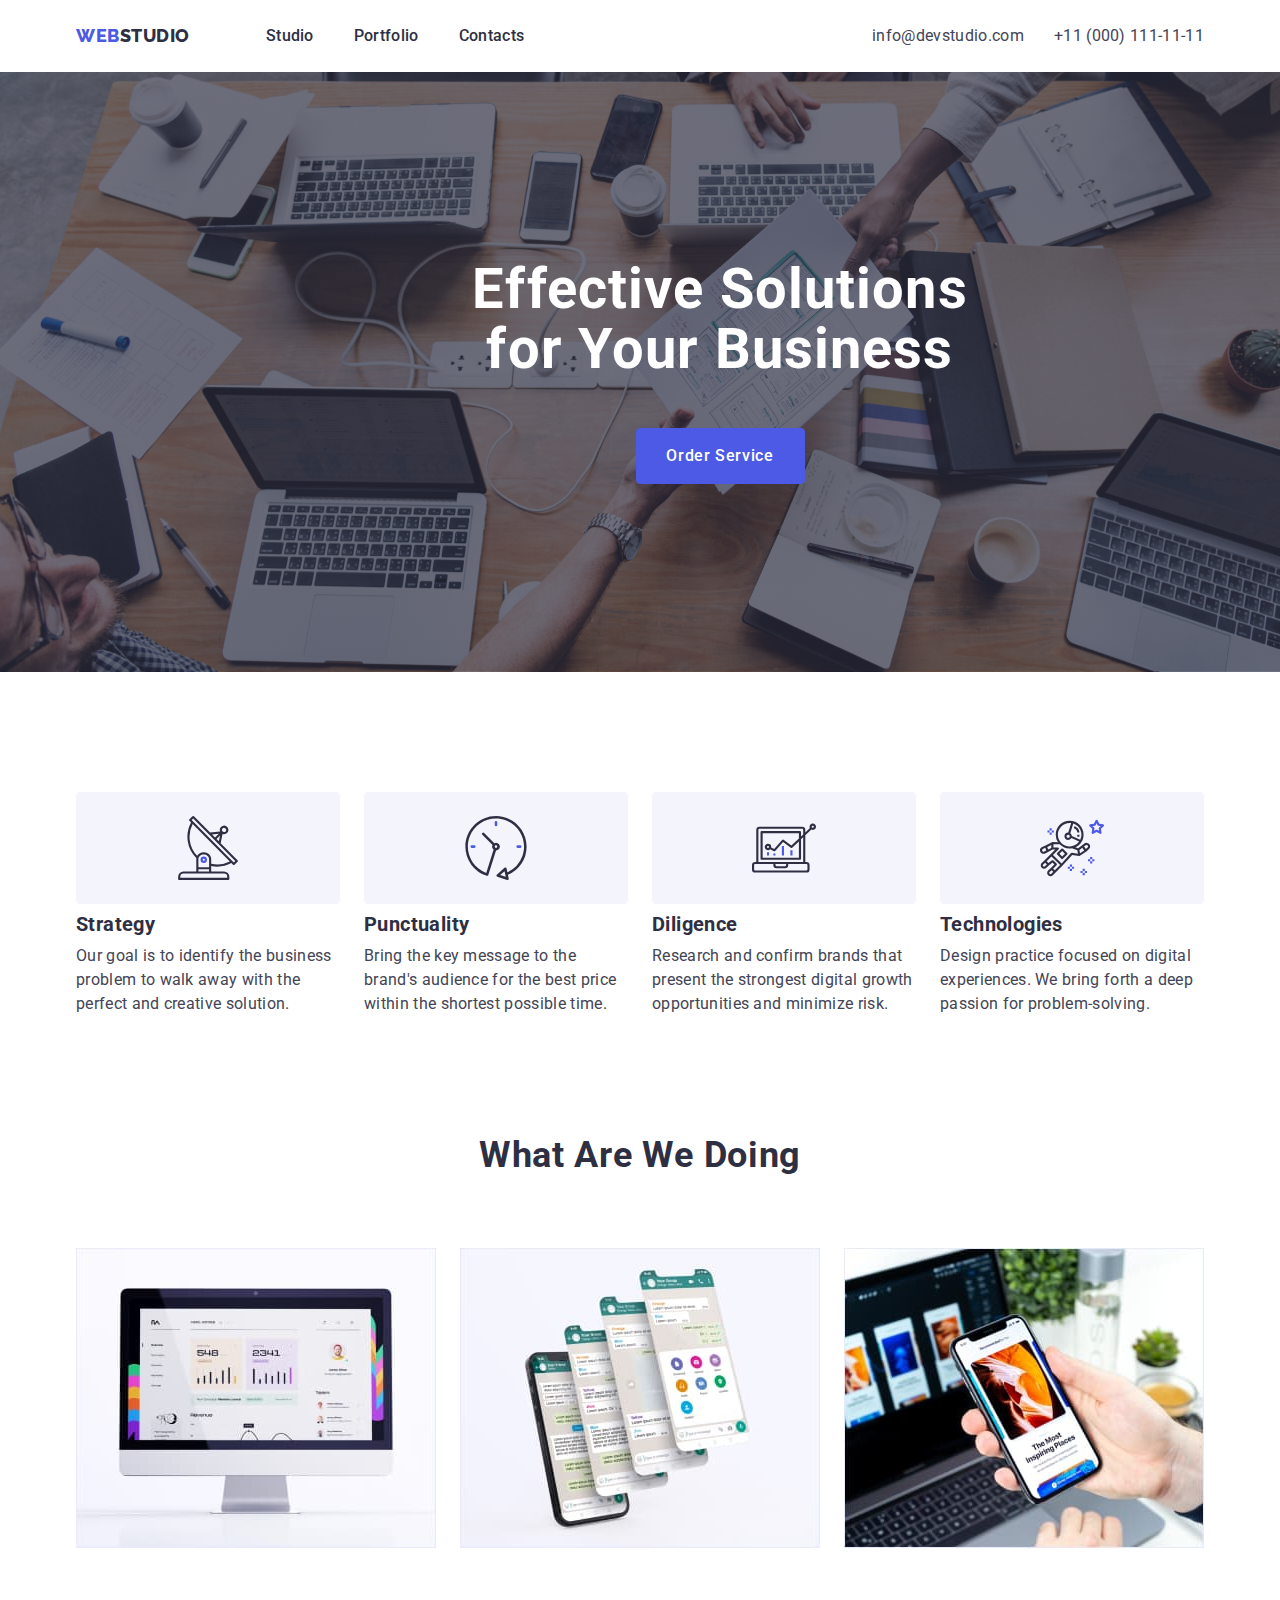
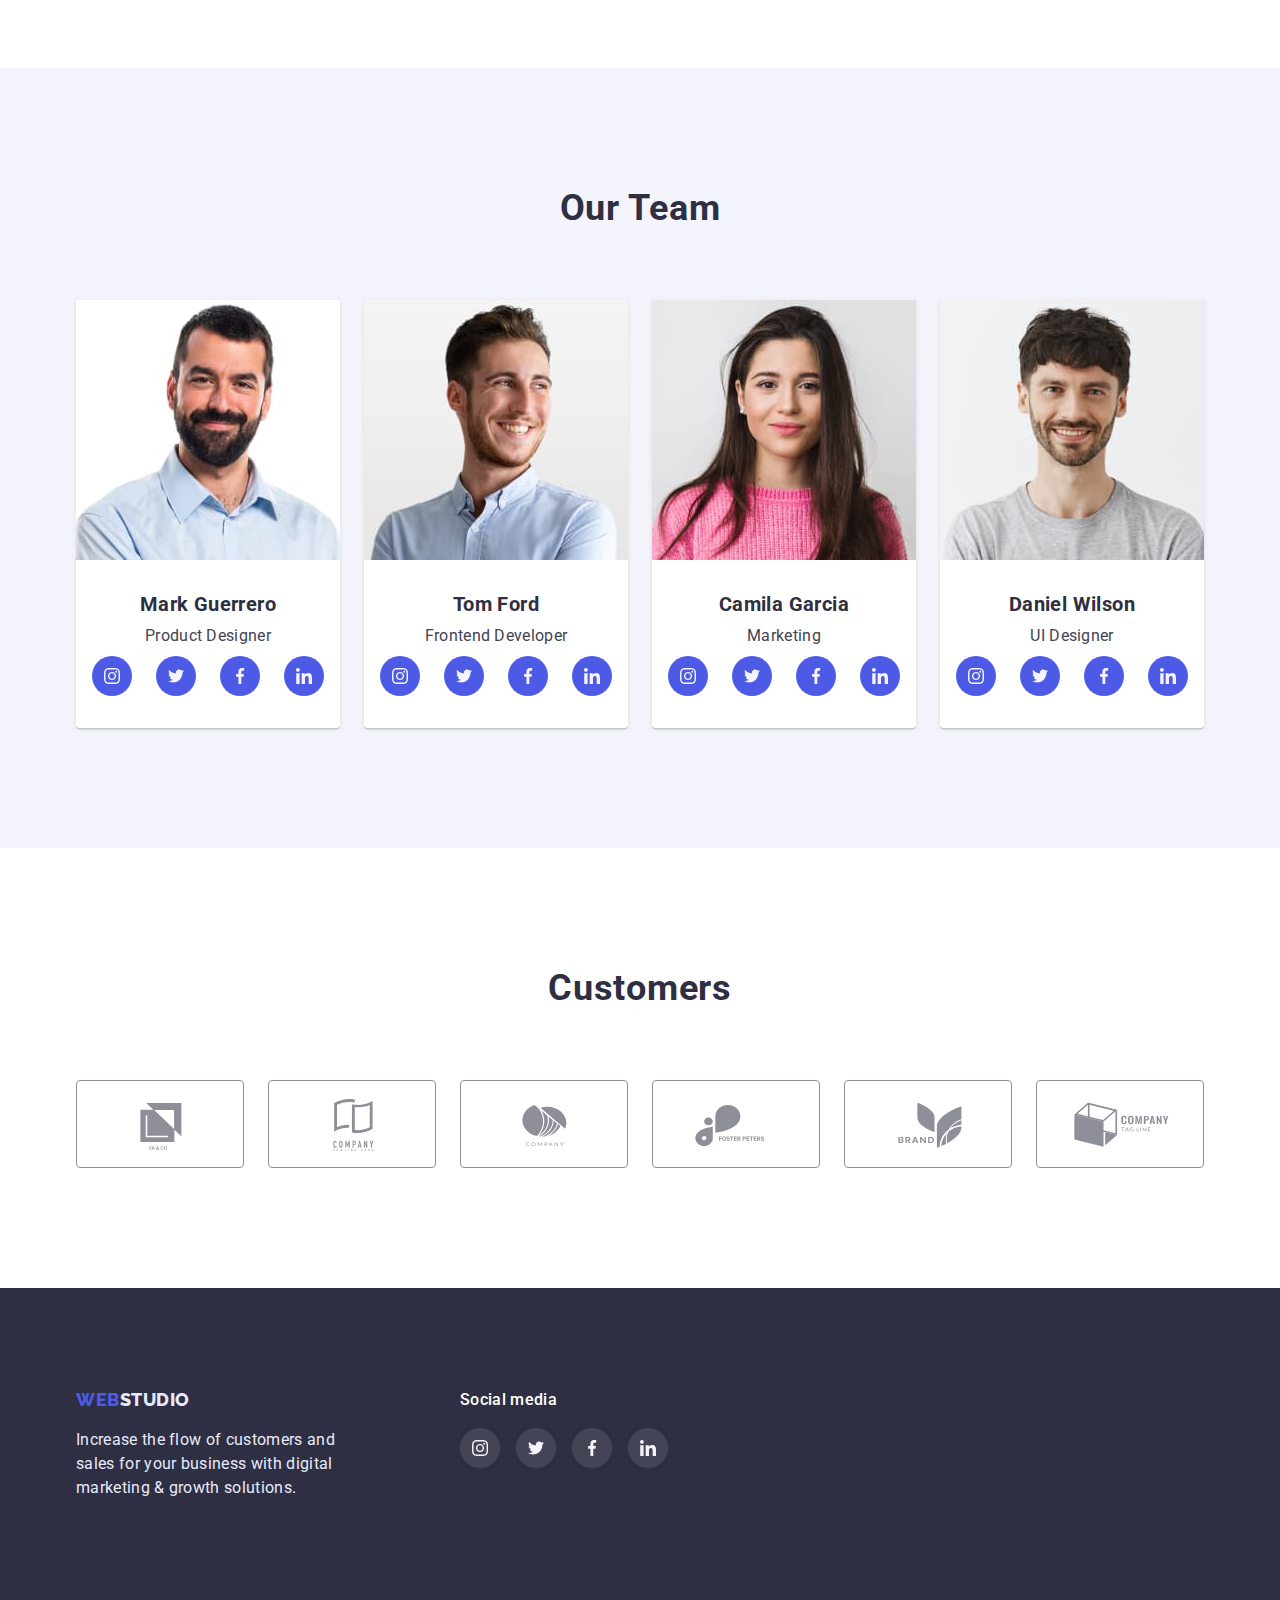
<file: index.html>
<!DOCTYPE html>
<html lang="en">
<head>
    <meta charset="UTF-8">
    <meta http-equiv="X-UA-Compatible" content="IE=edge">
    <meta name="viewport" content="width=device-width, initial-scale=1.0">
    <link rel="stylesheet" href="https://cdn.jsdelivr.net/npm/modern-normalize@1.1.0/modern-normalize.min.css">
    <link rel="preconnect" href="https://fonts.googleapis.com">
    <link rel="preconnect" href="https://fonts.gstatic.com" crossorigin>
    <link href="https://fonts.googleapis.com/css2?family=Raleway:wght@800&family=Roboto:wght@400;500;700;900&display=swap" rel="stylesheet">
    <link rel="stylesheet" href="css/style.css">
    <title>Web Studio (Version 3.0)</title>
</head>
<body>
  <!--header-->
  <header class="header">
   <div class="container">
     <nav class="header-navigation">
      <a class="header-logo link" href="">
      <span class="header-logo-1">WEB</span>
      <span class="header-logo-2">STUDIO</span>
      </a>
      <ul class="header-list list">
        <li class="header-item"> 
          <a class="header-link link" href="index.html"
          >Studio</a> </li>
        <li class="header-item"> 
          <a class="header-link link" href="portfolio.html"
          >Portfolio</a> </li>
        <li class="header-item"> 
          <a class="header-link link" href="#info@devstudio.com"
          >Contacts</a> </li>
      </ul>
     </nav>
      <a class="header-mail link" id="info@devstudio.com" href="mailto:info@devstudio.com"
      >info@devstudio.com</a>
      <a class="header-tel link" href="tel:+11(000)1111111"
      >+11 (000) 111-11-11</a>
    </div>
  </header> 
  <!--main--> 
  <main>
    <!--section1-->
    <section class="hero">
      <div class="container">
        <h1 class="hero-title">Effective Solutions <br /> for Your Business</h1>
        <button class="hero-btn btn" type="button">Order Service</button>
      </div>
    </section>
    <!--section2-->
    <section class="about">
      <div class="container">
        <ul class="about-list list">
          <li class="about-item">
            <div class="about-bg">
              <svg class="about-icon" width="64" height="64">
                <use href="./img/icons.svg#icon-antenna"></use>
              </svg>
            </div>
            <h3 class="about-item-title title">Strategy</h3>
            <p class="about-item-text text">Our goal is to identify the business
              problem to walk away with the perfect and creative solution.</p>
          </li>
          <li class="about-item">
            <div class="about-bg">
              <svg class="about-icon" width="64" height="64">
                <use href="./img/icons.svg#icon-clock"></use>
              </svg>
            </div>
            <h3 class="about-item-title title">Punctuality</h3>
            <p class="about-item-text text">Bring the key message to the brand's audience for the best price within the shortest possible time.</p>
          </li>
          <li class="about-item">
            <div class="about-bg">
              <svg class="about-icon" width="64" height="64">
                <use href="./img/icons.svg#icon-diagram"></use>
              </svg>
            </div>
            <h3 class="about-item-title title">Diligence</h3>
            <p class="about-item-text text">Research and confirm brands that present the strongest digital growth opportunities and minimize risk.</p>
          </li>
          <li class="about-item">
            <div class="about-bg">
              <svg class="about-icon" width="64" height="64">
                <use href="./img/icons.svg#icon-astronaut"></use>
              </svg>
            </div>
            <h3 class="about-item-title title">Technologies</h3>
            <p class="about-item-text text">Design practice focused on digital experiences. We bring forth a deep passion for problem-solving.</p>
          </li>
        </ul>
      </div>
    </section>
    <!--section3-->
    <section class="specifics">
      <div class="container">
        <h2 class="specifics-title">What are we doing</h2>
        <div class="specifics-wrap" >
          <ul class="specifics-list list">
            <li class="specifics-item">
              <img src="img/gadgets-img-1.jpg" 
              alt="gadgets" width="360" height="300"></li>
            <li class="specifics-item">
              <img src="img/gadgets-img-2.jpg" 
              alt="gadgets" width="360" height="300"></li>
            <li class="specifics-item">
              <img src="img/gadgets-img-3.jpg" 
              alt="gadgets" width="360" height="300"></li>
          </ul> 
        </div>
      </div>
    </section>
    <!--section4-->
    <section class="team">
      <div class="container">
        <h2 class="team-title">Our Team</h2>
        <ul class="team-list list">
          <li class="team-item">
            <img src="img/team-card-1.jpg" alt="team card" width="264" height="260">
            <div class="team-card-container">
              <h3 class="team-item-title title">Mark Guerrero</h3>
              <p class="team-item-text text">Product Designer</p>
              <ul class="team-soc-list list">
                <li class="team-soc-item">
                  <a href="" class="team-soc-link link">
                    <svg class="team-soc-icon" width="16" height="16">
                      <use href="./img/icons.svg#icon-instagram"></use>
                    </svg>
                  </a></li>
                <li class="team-soc-item">
                  <a href="" class="team-soc-link link">
                    <svg class="team-soc-icon" width="16" height="16">
                      <use href="./img/icons.svg#icon-twitter"></use>
                    </svg>
                  </a></li>
                <li class="team-soc-item">
                  <a href="" class="team-soc-link link">
                    <svg class="team-soc-icon" width="16" height="16">
                      <use href="./img/icons.svg#icon-facebook"></use>
                    </svg>
                  </a></li>
                <li class="team-soc-item">
                  <a href="" class="team-soc-link link">
                    <svg class="team-soc-icon" width="16" height="16">
                      <use href="./img/icons.svg#icon-linkedin"></use>
                    </svg>
                  </a></li>
              </ul>  
            </div>
          </li>
          <li class="team-item">
            <img src="img/team-card-2.jpg" alt="team card" width="264" height="260">
            <div class="team-card-container">
              <h3 class="team-item-title title">Tom Ford</h3>
              <p class="team-item-text text">Frontend Developer</p>
              <ul class="team-soc-list list">
                <li class="team-soc-item">
                  <a href="" class="team-soc-link link">
                    <svg class="team-soc-icon" width="16" height="16">
                      <use href="./img/icons.svg#icon-instagram"></use>
                    </svg>
                  </a></li>
                <li class="team-soc-item">
                  <a href="" class="team-soc-link link">
                    <svg class="team-soc-icon" width="16" height="16">
                      <use href="./img/icons.svg#icon-twitter"></use>
                    </svg>
                  </a></li>
                <li class="team-soc-item">
                  <a href="" class="team-soc-link link">
                    <svg class="team-soc-icon" width="16" height="16">
                      <use href="./img/icons.svg#icon-facebook"></use>
                    </svg>
                  </a></li>
                <li class="team-soc-item">
                  <a href="" class="team-soc-link link">
                    <svg class="team-soc-icon" width="16" height="16">
                      <use href="./img/icons.svg#icon-linkedin"></use>
                    </svg>
                  </a></li>
              </ul>  
            </div>
          </li>
          <li class="team-item">
            <img src="img/team-card-3.jpg" alt="team card" width="264" height="260">
           <div class="team-card-container">
              <h3 class="team-item-title title">Camila Garcia</h3>
              <p class="team-item-text text">Marketing</p>
              <ul class="team-soc-list list">
                <li class="team-soc-item">
                  <a href="" class="team-soc-link link">
                    <svg class="team-soc-icon" width="16" height="16">
                      <use href="./img/icons.svg#icon-instagram"></use>
                    </svg>
                  </a></li>
                <li class="team-soc-item">
                  <a href="" class="team-soc-link link">
                    <svg class="team-soc-icon" width="16" height="16">
                      <use href="./img/icons.svg#icon-twitter"></use>
                    </svg>
                  </a></li>
                <li class="team-soc-item">
                  <a href="" class="team-soc-link link">
                    <svg class="team-soc-icon" width="16" height="16">
                      <use href="./img/icons.svg#icon-facebook"></use>
                    </svg>
                  </a></li>
                <li class="team-soc-item">
                  <a href="" class="team-soc-link link">
                    <svg class="team-soc-icon" width="16" height="16">
                      <use href="./img/icons.svg#icon-linkedin"></use>
                    </svg>
                  </a></li>
              </ul>  
            </div>
          </li>
          <li class="team-item">
            <img src="img/team-card-4.jpg" alt="team card" width="264" height="260">
            <div class="team-card-container">
              <h3 class="team-item-title title">Daniel Wilson</h3>
              <p class="team-item-text text">UI Designer</p>
              <ul class="team-soc-list list">
                <li class="team-soc-item">
                  <a href="" class="team-soc-link link">
                    <svg class="team-soc-icon" width="16" height="16">
                      <use href="./img/icons.svg#icon-instagram"></use>
                    </svg>
                  </a></li>
                <li class="team-soc-item">
                  <a href="" class="team-soc-link link">
                    <svg class="team-soc-icon" width="16" height="16">
                      <use href="./img/icons.svg#icon-twitter"></use>
                    </svg>
                  </a></li>
                <li class="team-soc-item">
                  <a href="" class="team-soc-link link">
                    <svg class="team-soc-icon" width="16" height="16">
                      <use href="./img/icons.svg#icon-facebook"></use>
                    </svg>
                  </a></li>
                <li class="team-soc-item">
                  <a href="" class="team-soc-link link">
                    <svg class="team-soc-icon" width="16" height="16">
                      <use href="./img/icons.svg#icon-linkedin"></use>
                    </svg>
                  </a></li>
              </ul>  
            </div>
          </li>
        </ul>
      </div>
    </section>
    <section class="customers">
      <div class="container">
        <h2 class="customers-title title">Customers</h2>
        <ul class="customers-list list">
          <li class="customers-items">
            <a href="" class="customers-link link">
              <svg class="customers-icon" width="104" height="56">
                <use href="./img/icons.svg#icon-Logo"></use>
              </svg>
            </a></li>
          <li class="customers-items">
            <a href="" class="customers-link link">
              <svg class="customers-icon" width="104" height="56">
                <use href="./img/icons.svg#icon-Logo-1"></use>
              </svg>
            </a></li>
          <li class="customers-items">
            <a href="" class="customers-link link">
              <svg class="customers-icon" width="104" height="56">
                <use href="./img/icons.svg#icon-Logo-2"></use>
              </svg>
            </a></li>
          <li class="customers-items">
            <a href="" class="customers-link link">
              <svg class="customers-icon" width="104" height="56">
                <use href="./img/icons.svg#icon-Logo-3"></use>
              </svg>
            </a></li>
          <li class="customers-items">
            <a href="" class="customers-link link">
              <svg class="customers-icon" width="104" height="56">
                <use href="./img/icons.svg#icon-Logo-4"></use>
              </svg>
            </a></li>
          <li class="customers-items">
            <a href="" class="customers-link link">
              <svg class="customers-icon" width="104" height="56">
                <use href="./img/icons.svg#icon-Logo-5"></use>
              </svg>
            </a></li>
        </ul>
      </div>
    </section>
  </main>
  <footer class="footer">
   <div class="container footer-container">
    <div class="footer-container-1">  
    <a class="footer-logo link" href="">
        <span class="footer-logo-1">WEB</span>
        <span class="footer-logo-2">STUDIO</span>
      </a>
        <p class="footer-text text">Increase the flow of customers and sales for your business with digital marketing & growth solutions.</p>
      </div>
        <div class="footer-container-2">
        <p class="footer-media-text text">Social media</p>
        <ul class="footer-soc-list list">
          <li class="footer-soc-item">
            <a href="" class="footer-soc-link link">
              <svg class="footer-soc-icon" width="16" height="16">
                <use href="./img/icons.svg#icon-instagram"></use>
              </svg>
            </a></li>
          <li class="footer-soc-item">
            <a href="" class="footer-soc-link link">
              <svg class="footer-soc-icon" width="16" height="16">
                <use href="./img/icons.svg#icon-twitter"></use>
              </svg>
            </a></li>
          <li class="footer-soc-item">
            <a href="" class="footer-soc-link link">
              <svg class="footer-soc-icon" width="16" height="16">
                <use href="./img/icons.svg#icon-facebook"></use>
              </svg>
            </a></li>
          <li class="footer-soc-item">
            <a href="" class="footer-soc-link link">
              <svg class="footer-soc-icon" width="16" height="16">
                <use href="./img/icons.svg#icon-linkedin"></use>
              </svg>
            </a></li>
        </ul>  
       </div>  
     </div>
    </footer>
</body>
</html>
</file>
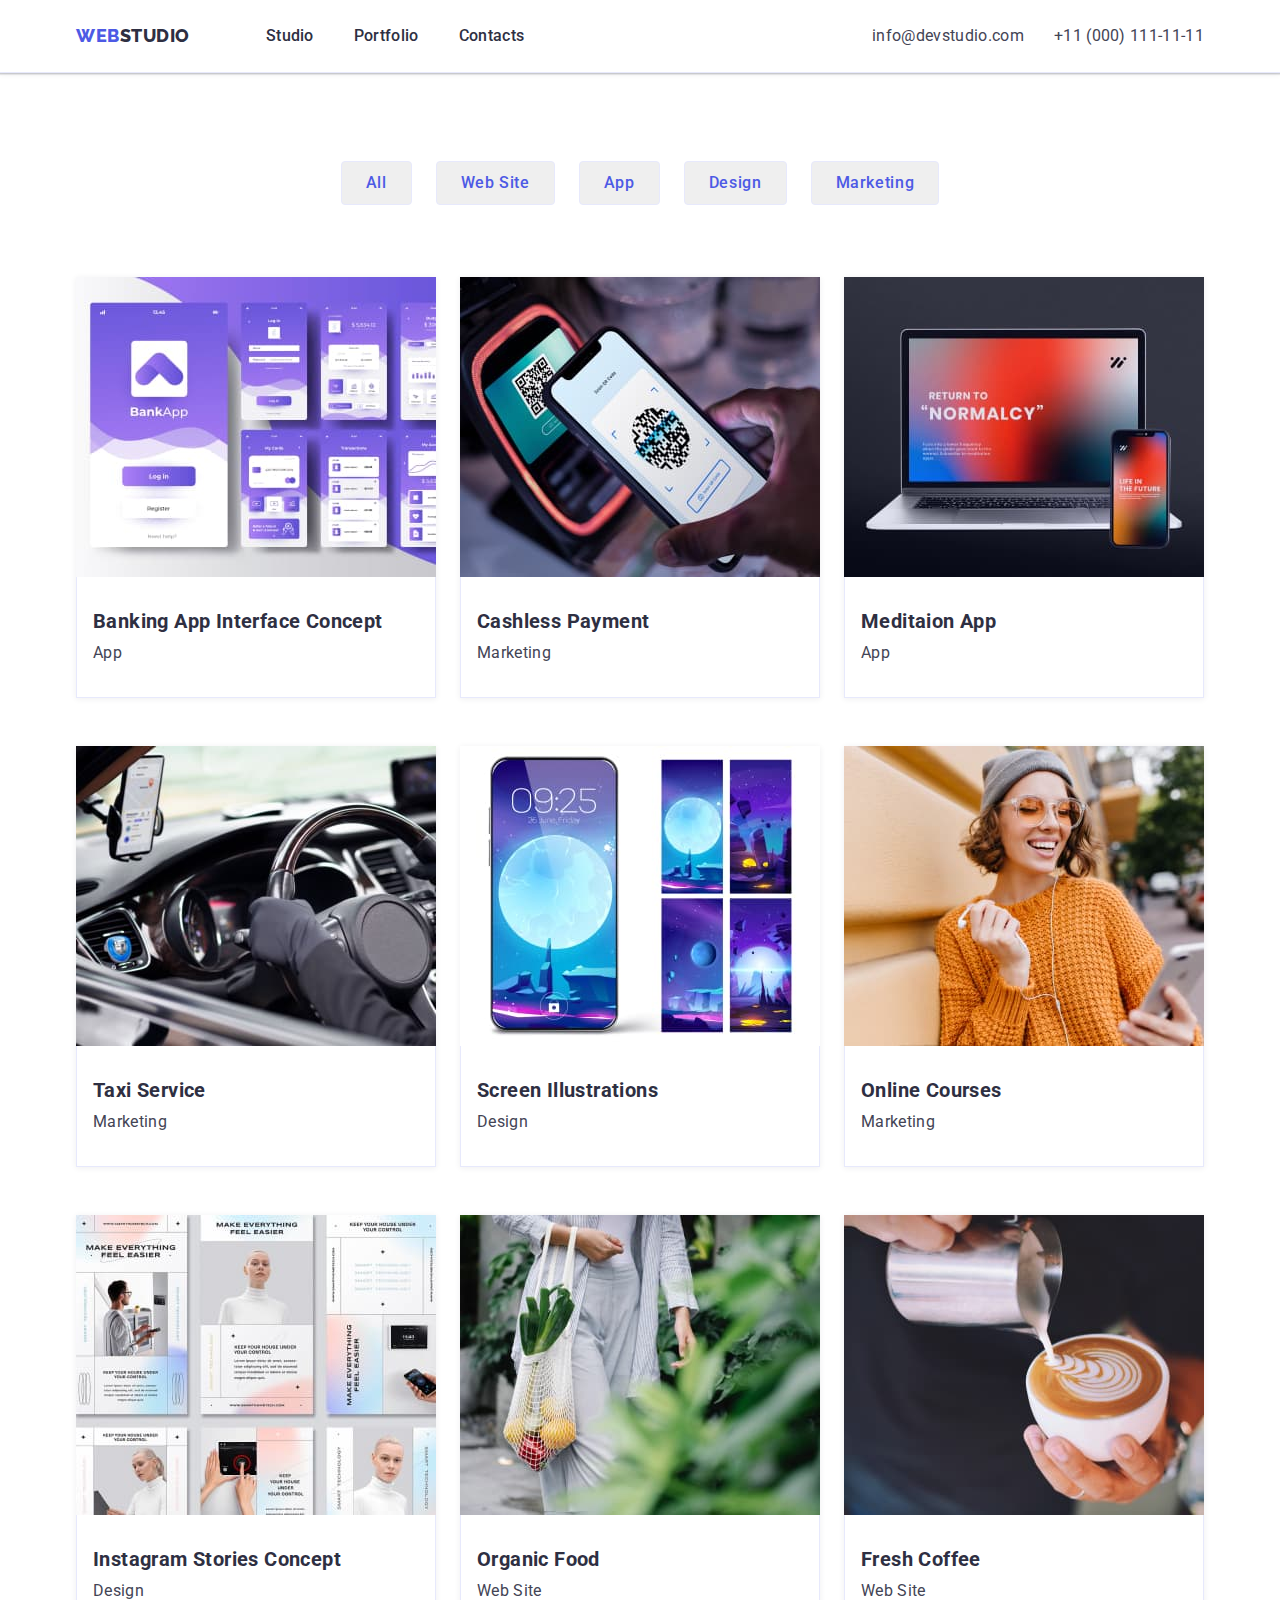
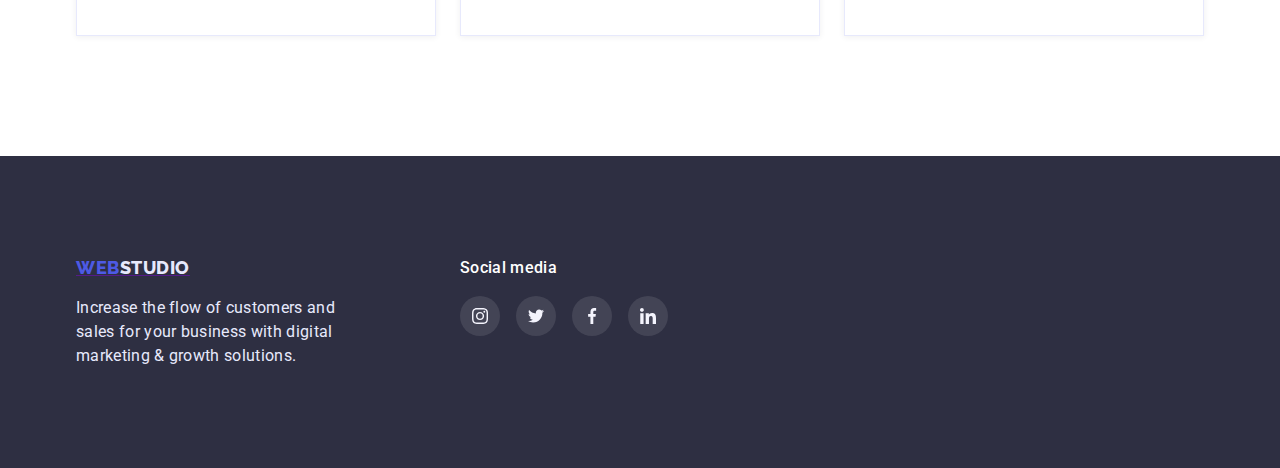
<file: portfolio.html>
<!DOCTYPE html>
<html lang="en">
<head>
    <meta charset="UTF-8">
    <meta http-equiv="X-UA-Compatible" content="IE=edge">
    <meta name="viewport" content="width=device-width, initial-scale=1.0">
    <link rel="stylesheet" href="https://cdn.jsdelivr.net/npm/modern-normalize@1.1.0/modern-normalize.min.css">
    <link rel="preconnect" href="https://fonts.googleapis.com">
    <link rel="preconnect" href="https://fonts.gstatic.com" crossorigin>
    <link href="https://fonts.googleapis.com/css2?family=Raleway:wght@800&family=Roboto:wght@400;500;700;900&display=swap" rel="stylesheet">
    <link rel="stylesheet" href="css/style.css">
    <title>Web Studio (Version 3.0)</title>
</head>
<body>
   <!--header-->
   <header class="header header-border">
    <div class="container">
      <nav class="header-navigation">
       <a class="header-logo link" href="">
        <span class="header-logo-1">WEB</span>
        <span class="header-logo-2">STUDIO</span>
       </a>
       <ul class="header-list list">
         <li class="header-item"> 
           <a class="header-link link" href="index.html"
           >Studio</a> </li>
         <li class="header-item"> 
           <a class="header-link link" href="portfolio.html"
           >Portfolio</a> </li>
         <li class="header-item"> 
           <a class="header-link link" href="#info@devstudio.com"
           >Contacts</a> </li>
       </ul>
      </nav>
       <a class="header-mail link" id="info@devstudio.com" href="mailto:info@devstudio.com"
       >info@devstudio.com</a>
       <a class="header-tel link" href="tel:+11(000)1111111"
       >+11 (000) 111-11-11</a>
     </div>
   </header> 
   <!-- main -->
   <main>
    <!-- section -->
    <section class="prfo">
      <div class="container">
              <ul class="prfo-categories-list list">
                    <li class="prfo-categories-item">
                      <button class="prfo-categories-btn btn" 
                      type="button">All</button></li>
                      <li class="prfo-categories-item">
                      <button class="prfo-categories-btn btn" 
                      type="button">Web Site</button></li>
                    <li class="prfo-categories-item">
                      <button class="prfo-categories-btn btn" 
                      type="button">App</button></li>
                    <li class="prfo-categories-item">
                      <button class="prfo-categories-btn btn" 
                      type="button">Design</button></li>
                    <li class="prfo-categories-item">
                      <button class="prfo-categories-btn btn" 
                      type="button">Marketing</button></li>
                    </ul>
          <ul class="prfo-services-list list">
              <li class="prfo-services-item">
                <a href="" class="prfo-services-link link">
                <img src="img/foto-img-1.jpg" 
                alt="Banking App Interface Concept" width="360" height="300">
                <div class="prfo-services-container">
                  <h3 class="prfo-services-title title">Banking App Interface Concept</h3>
                  <p class="prfo-services-text text">App</p>
                </div>
              </a>
              </li>
              <li class="prfo-services-item">
                <a href="" class="prfo-services-link link">
                <img src="img/foto-img-2.jpg" 
                alt="Cashless Payment" width="360" height="300">
               <div class="prfo-services-container">
                  <h3 class="prfo-services-title title">Cashless Payment</h3>
                  <p class="prfo-services-text text">Marketing</p>
               </div>
              </li>
              <li class="prfo-services-item">
                <a href="" class="prfo-services-link link">
                <img src="img/foto-img-3.jpg" 
                alt="Meditaion App" width="360" height="300">
                <div class="prfo-services-container">
                  <h3 class="prfo-services-title title">Meditaion App</h3>
                  <p class="prfo-services-text text">App</p>
                </div>
                </a>
              </li>
              <li class="prfo-services-item">
                <a href="" class="prfo-services-link link">
                <img src="img/foto-img-4.jpg" 
                alt="Taxi Service" width="360" height="300">
                <div class="prfo-services-container">
                  <h3 class="prfo-services-title title">Taxi Service</h3>
                  <p class="prfo-services-text text">Marketing</p>
                </div>
                </a>
              </li>
              <li class="prfo-services-item">
                <a href="" class="prfo-services-link link">
                <img src="img/foto-img-5.jpg" 
                alt="Screen Illustrations" width="360" height="300">
                <div class="prfo-services-container">
                  <h3 class="prfo-services-title title">Screen Illustrations</h3>
                  <p class="prfo-services-text text">Design</p>
                </div>
                </a>
              </li>
              <li class="prfo-services-item">
                <a href="" class="prfo-services-link link">
                <img src="img/foto-img-6.jpg" 
                alt="Online Courses" width="360" height="300">
                <div class="prfo-services-container">
                  <h3 class="prfo-services-title title">Online Courses</h3>
                  <p class="prfo-services-text text">Marketing</p>
                </div>
                </a>
              </li>
              <li class="prfo-services-item">
                <a href="" class="prfo-services-link link">
                <img src="img/foto-img-7.jpg" 
                alt="Instagram Stories Concept" width="360" height="300">
                <div class="prfo-services-container">
                  <h3 class="prfo-services-title title">Instagram Stories Concept</h3>
                  <p class="prfo-services-text text">Design</p>
                </div>
                </a>
              </a>
              </li>
              <li class="prfo-services-item">
                <a href="" class="prfo-services-link link">
                <img src="img/foto-img-8.jpg" 
                alt="Organic Food" width="360" height="300">
                <div class="prfo-services-container">
                  <h3 class="prfo-services-title title">Organic Food</h3>
                  <p class="prfo-services-text text">Web Site</p>
                </div>
              </li>
              <li class="prfo-services-item">
                <a href="" class="prfo-services-link link">
                <img src="img/foto-img-9.jpg" 
                alt="Fresh Coffee" width="360" height="300">
                <div class="prfo-services-container">
                  <h3 class="prfo-services-title title">Fresh Coffee</h3>
                  <p class="prfo-services-text text">Web Site</p>
                </div>
                </a>
              </li>
          </ul>
      </div>
    </section> 
 </main>   
 <footer class="footer">
  <div class="container footer-container">
   <div class="footer-container-1">  
   <a class="footer-logo li
   </a>nk" href="">
       <span class="footer-logo-1">WEB</span>
       <span class="footer-logo-2">STUDIO</span>
     </a>
       <p class="footer-text text">Increase the flow of customers and sales for your business with digital marketing & growth solutions.</p>
     </div>
       <div class="footer-container-2">
       <p class="footer-media-text text">Social media</p>
       <ul class="footer-soc-list list">
         <li class="footer-soc-item">
           <a href="" class="footer-soc-link link">
             <svg class="footer-soc-icon" width="16" height="16">
               <use href="./img/icons.svg#icon-instagram"></use>
             </svg>
           </a></li>
         <li class="footer-soc-item">
           <a href="" class="footer-soc-link link">
             <svg class="footer-soc-icon" width="16" height="16">
               <use href="./img/icons.svg#icon-twitter"></use>
             </svg>
           </a></li>
         <li class="footer-soc-item">
           <a href="" class="footer-soc-link link">
             <svg class="footer-soc-icon" width="16" height="16">
               <use href="./img/icons.svg#icon-facebook"></use>
             </svg>
           </a></li>
         <li class="footer-soc-item">
           <a href="" class="footer-soc-link link">
             <svg class="footer-soc-icon" width="16" height="16">
               <use href="./img/icons.svg#icon-linkedin"></use>
             </svg>
           </a></li>
       </ul>  
      </div>  
    </div>
   </footer>
</body>
</html>
</file>
<file: css/style.css>
* {
    box-sizing: border-box;
}
p, h1, h2, h3, h4, h5, h6 {
    margin: 0;
}
ul {
    margin: 0;
    padding-left: 0;
}
body {
    font-family: 'Roboto', sans-serif;
    --title-color: #2E2F42;
    --first-text-color: #434455;
    --second-text-color: #E7E9FC;
    --typical-lh: 1.5;
    --top: 120px;
    --botton: 120px;
    --gap: 24px;
    --size-block: 1440px;
}
.container {
    width: 1158px;
    padding-left: 15px;
    padding-right: 15px;
    /* outline: 1px solid red; */
    margin-left: auto;
    margin-right: auto;
}
.title {
    font-weight: 700;
    font-size: 20px;
    line-height: calc(24/20);
    letter-spacing: 0.02em;
    }
.text {
    font-size: 16px;
    line-height: var(--typical-lh);
    letter-spacing: 0.02em;   
}
.btn{
    font-family: inherit;
    font-weight: 500;
    font-size: 16px;
    letter-spacing: 0.04em;
    border: 1px solid #E7E9FC;      
    color: #4D5AE5;
    cursor: pointer;
   
    
}
.header > .container {
    display: flex;
    align-content: center;
}
    /* -----------------HEADER---------------- */
.header {
    padding-top: 24px;
    padding-bottom: 24px;
}
.header-border{
    border-bottom: 1px solid #E7E9FC;
    box-shadow: 0px 2px 1px rgba(46, 47, 66, 0.08), 0px 1px 1px rgba(46, 47, 66, 0.16), 0px 1px 6px rgba(46, 47, 66, 0.08);
}
.header-navigation {
    display: flex;
    margin-right: auto;

}
.header-logo {
    font-family: 'Raleway', sans-serif;
    font-weight: 800;
    font-size: 18px;
    line-height: 1.33;
    display: flex;
    align-items: center;
    letter-spacing: 0.03em;
    text-transform: uppercase;
    margin-right: 76px;  
}
.header-logo-1 {
    color: #4D5AE5;
}
.header-logo-2 {
    color: #2E2F42;
}
.header-list {
    display: flex;
    gap: 40px;
}
.header-item {
  
}
.list {
    list-style: none;
}
.link {
    text-decoration: none;
}
.header-link {
    font-weight: 500;
    font-size: 16px;
    line-height: var(--typical-lh);
    letter-spacing: 0.02em;
    color: var(--title-color);
}
.header-mail {
    font-weight: 400;
    font-size: 16px;
    line-height: var(--typical-lh);
    letter-spacing: 0.02em;
    color: var(--first-text-color);
    margin-right: 30px;
}
.header-tel {
    font-weight: 400;
    font-size: 16px;
    line-height: var(--typical-lh);
    letter-spacing: 0.02em;
    color: var(--first-text-color);
}
/* ----------------HERO--------------- */
.hero {
    width: var(--size-block);
    margin-left: auto;
    margin-right: auto;
    background: #2E2F42;
    background-image: 
    linear-gradient(
        rgba(46, 47, 66, 0.7),
        rgba(46, 47, 66, 0.7)), 
    url(../img/hero-bg.jpg) ;
    background-repeat: no-repeat;
    background-position: center;
    background-size: cover;
    display: flex;
    padding-top: 188px;
    padding-bottom: 188px;
}
.hero-title {
    font-weight: 700;
    font-size: 56px;
    line-height: 1.07;
    text-align: center;
    letter-spacing: 0.02em;
    color: #FFFFFF;
    margin-bottom: 48px;
}
.hero-btn {
    min-width: 169px;
    height: 56px;
    display: block;
    margin: 0 auto; 
    border: 1px solid #4D5AE5;
    border-radius: 4px;
    background: #4D5AE5;
    color: #FFFFFF;
}
.hero-btn:hover,
.hero-btn:focus {
    color: #FFFFFF;
    background: #404BBF;
    border: 1px solid #404BBF;
    box-shadow: 0px 3px 1px rgba(0, 0, 0, 0.1), 0px 2px 1px rgba(0, 0, 0, 0.08), 0px 2px 2px rgba(0, 0, 0, 0.12); 
    border-radius: 4px;
}
/* -----------------PRFO---------------- */
.prfo {
    padding-top: 88px;
    padding-bottom: var(--botton);
}
.prfo-categories-list {
    display: flex;
    gap: var(--gap);
    justify-content: center;
    margin-bottom: 72px;
}

   
.prfo-categories-btn {
    flex-direction: row;
    padding: 12px 24px;
    border-radius: 4px;
    align-items: center;
    flex: none;
}
.prfo-categories-btn:hover,
.prfo-categories-btn:focus {
    color: #FFFFFF;
    background: #404BBF;
    box-shadow: 0px 3px 1px rgba(0, 0, 0, 0.1), 0px 2px 1px rgba(0, 0, 0, 0.08), 0px 2px 2px rgba(0, 0, 0, 0.12);
    border-radius: 4px;
  
}
.prfo-services-list {
    display: flex; 
    flex-wrap: wrap;
    margin-top: -48px;
    margin-left: calc(-1 * var(--gap)); 
}
/* .prfo-services-list > .prfo-services-item {
    flex-basis: calc(100% / 3 - 24px);
} */
img {
    display: block;
    max-width: 100%;
}
.prfo-services-item {
    margin-top: 48px;
    margin-left: var(--gap);
    box-shadow: 0px 1px 6px rgba(46, 47, 66, 0.08);
}
.prfo-services-item:hover {
    box-shadow: 0px 1px 6px rgba(46, 47, 66, 0.08), 0px 1px 1px rgba(46, 47, 66, 0.16), 0px 2px 1px rgba(46, 47, 66, 0.08);
}

.prfo-services-container {
    padding: 32px 16px;
    border: 1px solid #E7E9FC;
    border-top: none;  
}
.prfo-services-title {
    color: var(--title-color);
    margin-bottom: 8px;
}
.prfo-services-text {
    color: var(--first-text-color);
}

/* ------------------ABOUT------------------ */
.about {
    padding-top: var(--top);
    padding-bottom: var(--botton);
}
.about-list {
    display: flex;
    gap:var(--gap);
}
.about-item {
    margin: 0 auto;
    width: calc((100% - 72px) / 4);
}
.about-bg {
    background: #F4F4FD;
    border-radius: 4px;
    display: flex;
    justify-content: center;
    align-items: center;
    margin-bottom: 8px;
    width: 264px;
    height: 112px;
}
.about-icon {
    
}
.about-item-title {
    color: var(--title-color);
    align-items: center;
    margin-bottom: 8px;
}
.about-item-text {
    color: var(--first-text-color);
    width: 264px;
}

/* -----------------SPECIFICS---------------- */
.specifics {
    /* padding-top: var(--top); */
    padding-bottom: var(--botton);
}
.specifics-title {
    font-size: 36px;
    line-height: 1.11;
    text-align: center;
    letter-spacing: 0.02em;
    text-transform: capitalize;
    color: var(--title-color);
    margin-bottom: 72px;
}
.specifics-list {
    display: flex;
    gap: var(--gap);
}
.specifics-item {}

/* -------------------TEAM---------------- */
.team {
    padding-top: var(--top);
    padding-bottom: var(--botton); 
    background: #F4F4FD;
}
.team-title {
    font-size: 36px;
    line-height: 40px;
    text-align: center;
    letter-spacing: 0.02em;
    text-transform: capitalize;
    color: var(--title-color);
     margin-bottom: 72px;
}
.team-list {
    display: flex;
    gap:var(--gap);
}
.team-item {
    background-color: #FFFFFF;
    text-align: center;
    box-shadow: 0px 1px 6px rgba(46, 47, 66, 0.08), 0px 1px 1px rgba(46, 47, 66, 0.16), 0px 2px 1px rgba(46, 47, 66, 0.08);
    border-radius: 0px 0px 4px 4px;

}
.team-item-title {
    color: var(--title-color);
    margin-bottom: 8px;
}
.team-item-text {
    color: var(--first-text-color);
    margin-bottom: 8px;
}
.team-card-container {
    padding-top: 32px;
    padding-bottom: 32px;    
}
.team-soc-list {
    display: flex;
    justify-content: center;
    gap: var(--gap);
}
.team-soc-item {
    width: 40px;
    height: 40px;
}
.team-soc-link {
    width: 100%;
    height: 100%;
    background-color:  #4D5AE5;
    border-radius: 50%;
    display: flex;
    align-items: center;
    justify-content: center;
}
.team-soc-link:hover,
.team-soc-link:focus {
background-color: #404BBF;
}

/* ------------------CUSTOMERS---------------- */
.customers {
    padding-top: var(--top);
    padding-bottom: var(--botton);
}
.customers-title {
    font-size: 36px;
    line-height: 40px;
    text-align: center;
    letter-spacing: 0.02em;
    text-transform: capitalize;
    color: var(--title-color);
    margin-bottom: 72px;
}
.customers-list {
    display: flex;
    gap: var(--gap);
}

.customers-items {
    width: calc((100% - 120px) / 6);
    height: 88px;
}
.customers-link {
    width: 100%;
    height: 100%;
    border: 1px solid #8E8F99;
    border-radius: 4px;
    display: flex;
    align-items: center;
    justify-content: center;
    fill: #8E8F99;
}
.customers-link:hover,
.customers-link:focus {
    border-color: #404BBF;
}
.customers-link:hover .customers-icon,
.customers-link:focus .customers-icon {
    fill: #404BBF;
}
/* .customers-icon:hover,
.customers-icon:focus {
    fill: #404BBF;   
} */

/* ------------------FOOTER---------------- */
.footer {
    display: flex;
    background: #2E2F42;
    padding-top: 100px;
     padding-bottom: 100px;

}
.footer-container {
    display: flex;
}
.footer-logo {
    font-family: 'Raleway', sans-serif;
    font-weight: 800;
    font-size: 18px;
    line-height: 1.33;
    display: flex;
    align-items:  flex-start;
    letter-spacing: 0.03em;
    text-transform: uppercase;
    margin-bottom: 16px;
}
.footer-logo-1 {
    color: #4D5AE5;
}
.footer-logo-2 {
    color: var(--second-text-color)
}
.footer-text {
    color: var(--second-text-color);
    width: 264px;

}
.footer-container-2 {
    margin-left: 120px;
}
.footer-media-text {
    font-weight: 500;
    color: #FFFFFF;
    display: flex;
    margin-bottom: 16px;
}
.footer-soc-list {
    display: flex;
    gap: 16px;
}
.footer-soc-item {
    width: 40px;
    height: 40px;
}
.footer-soc-link {
    width: 100%;
    height: 100%;
    background-color:  #FFFFFF1A;
    border-radius: 50%;
    display: flex;
    align-items: center;
    justify-content: center;
}
.footer-soc-link:hover,
.footer-soc-link:focus {
background-color: #31D0AA;
}
.footer-soc-icon {
}
</file>
